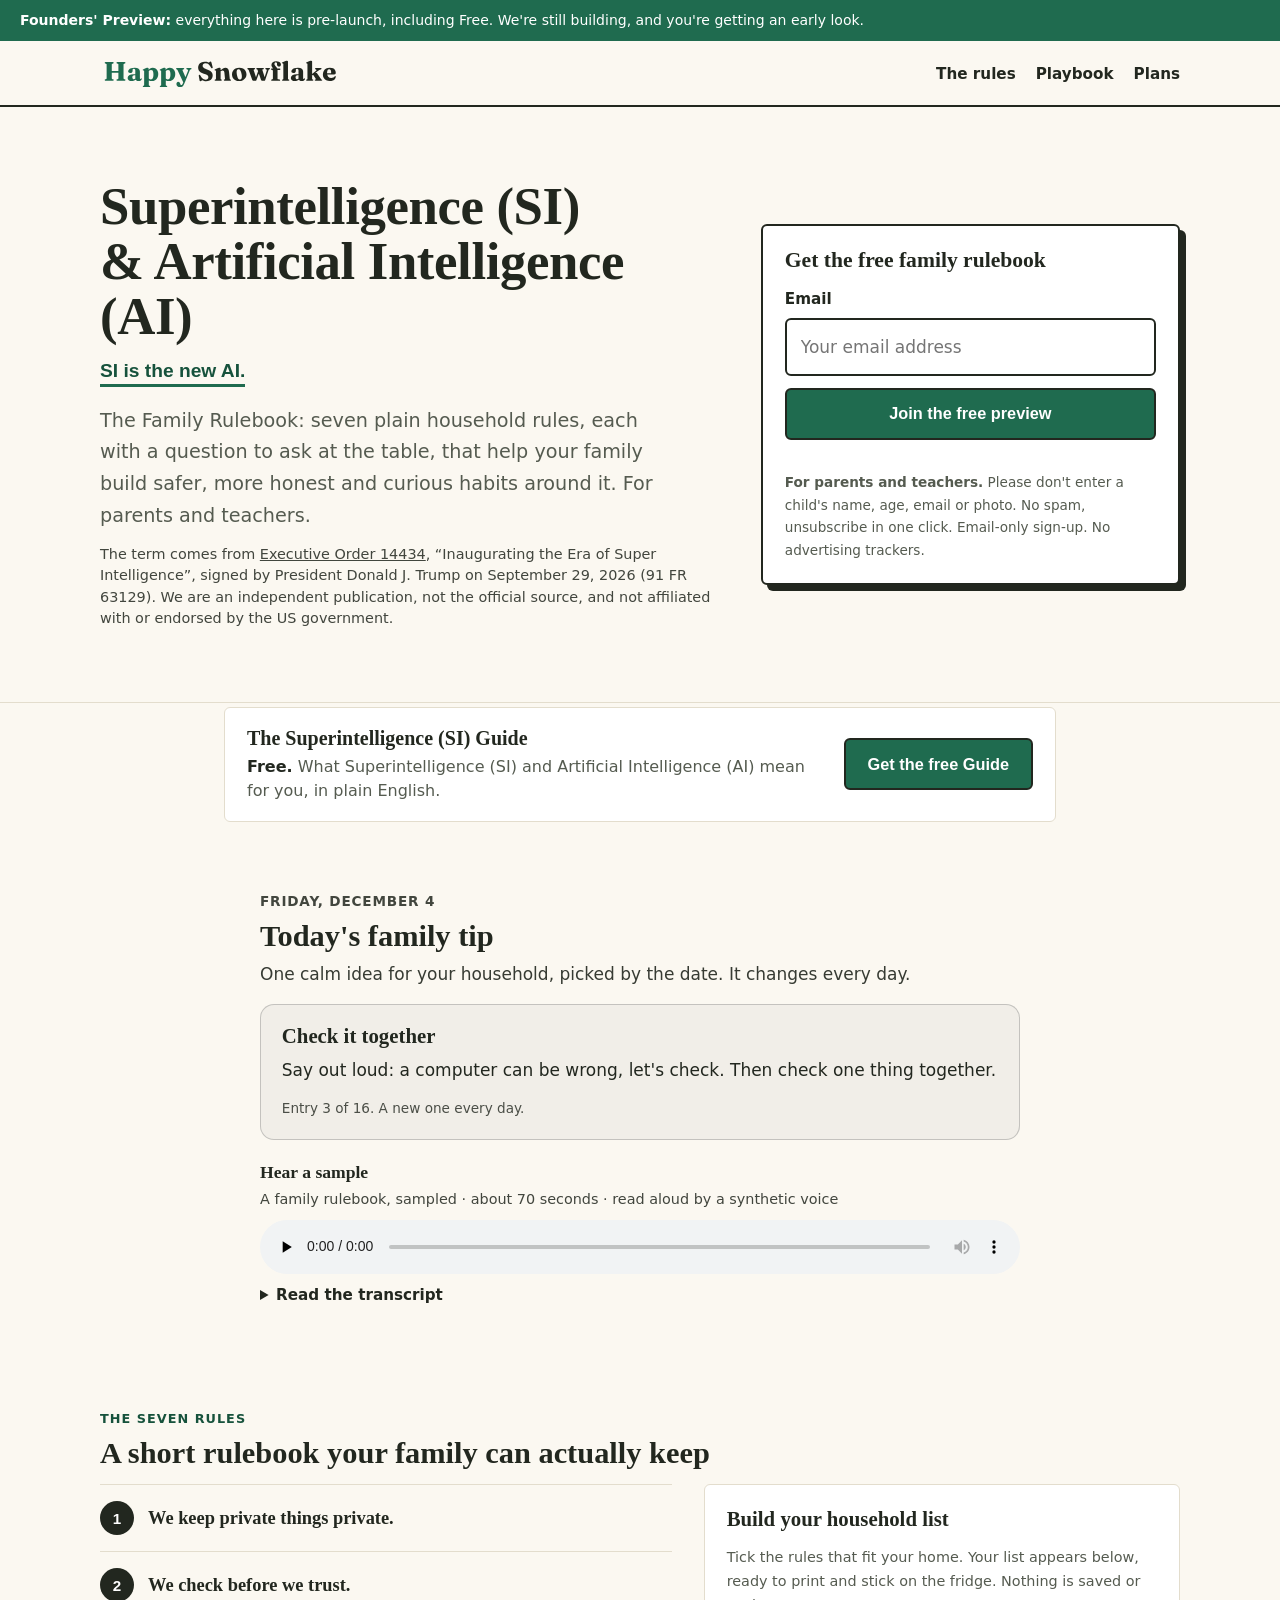
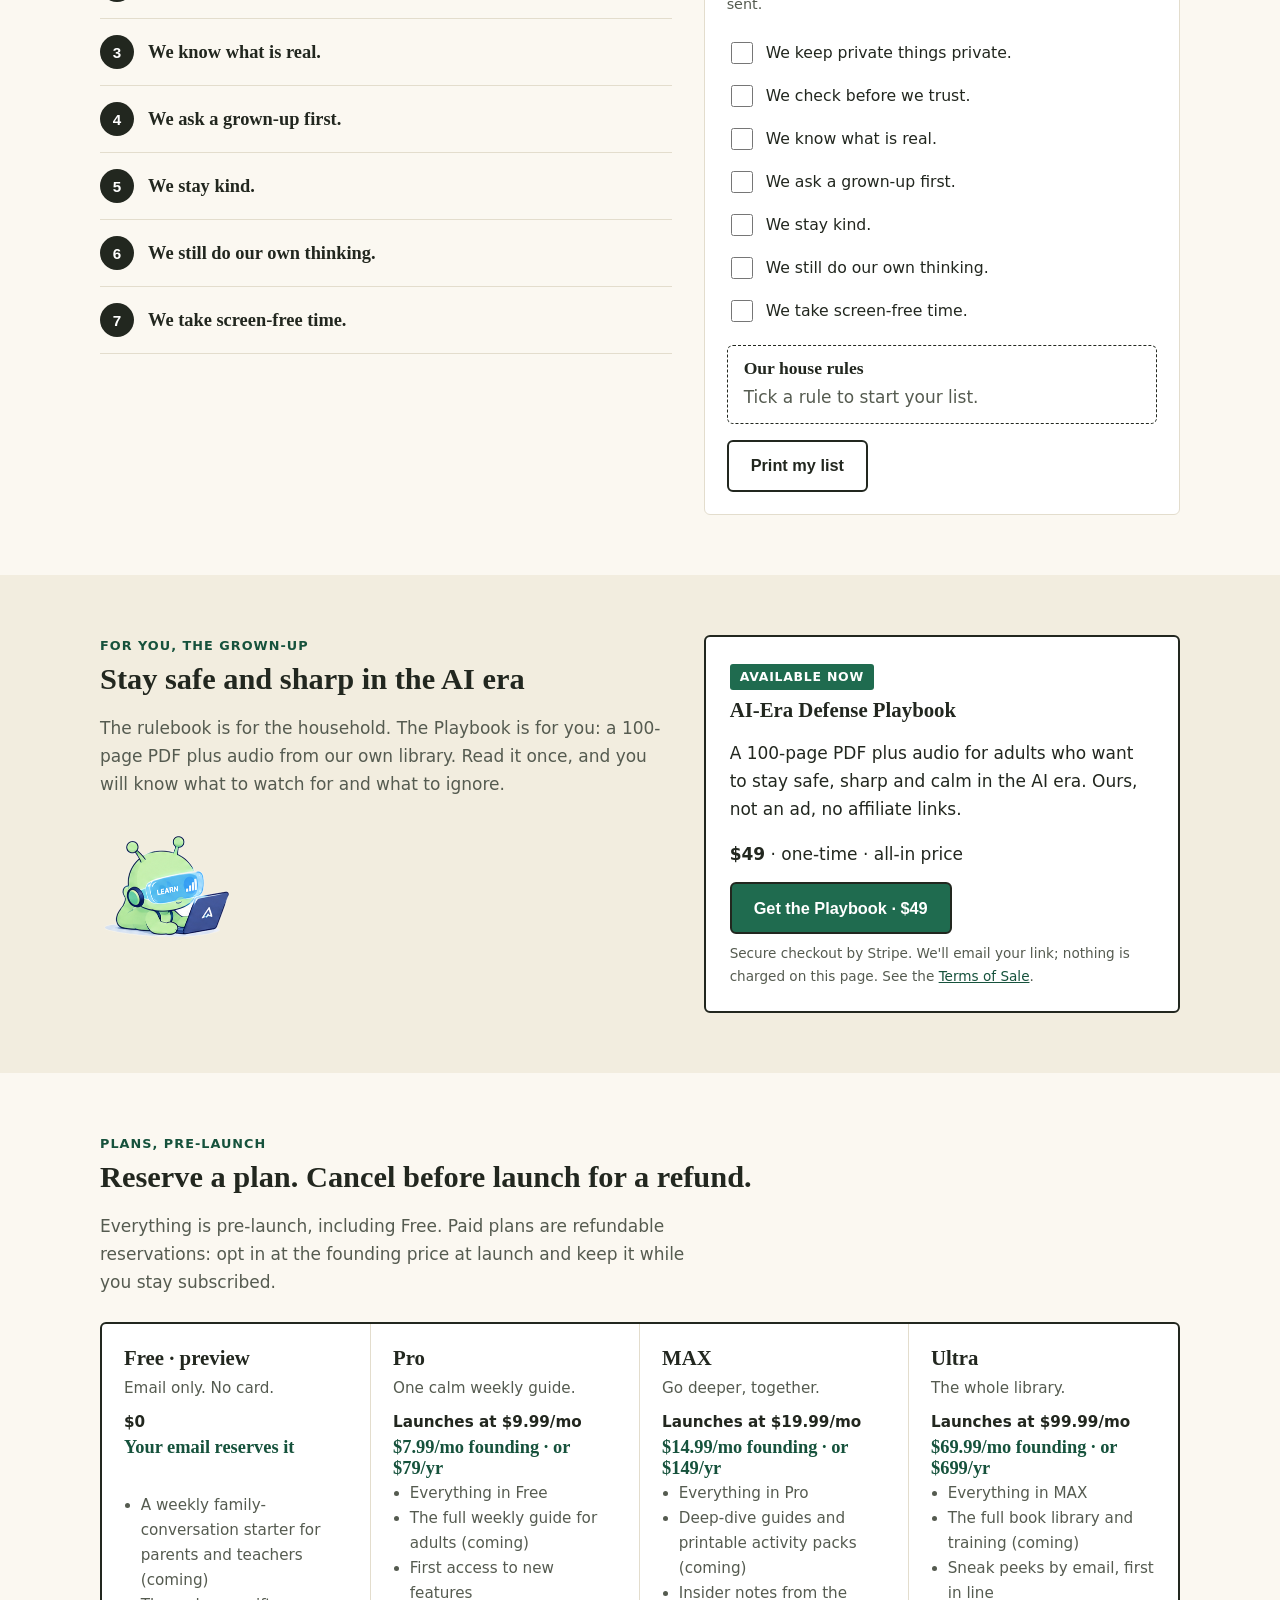
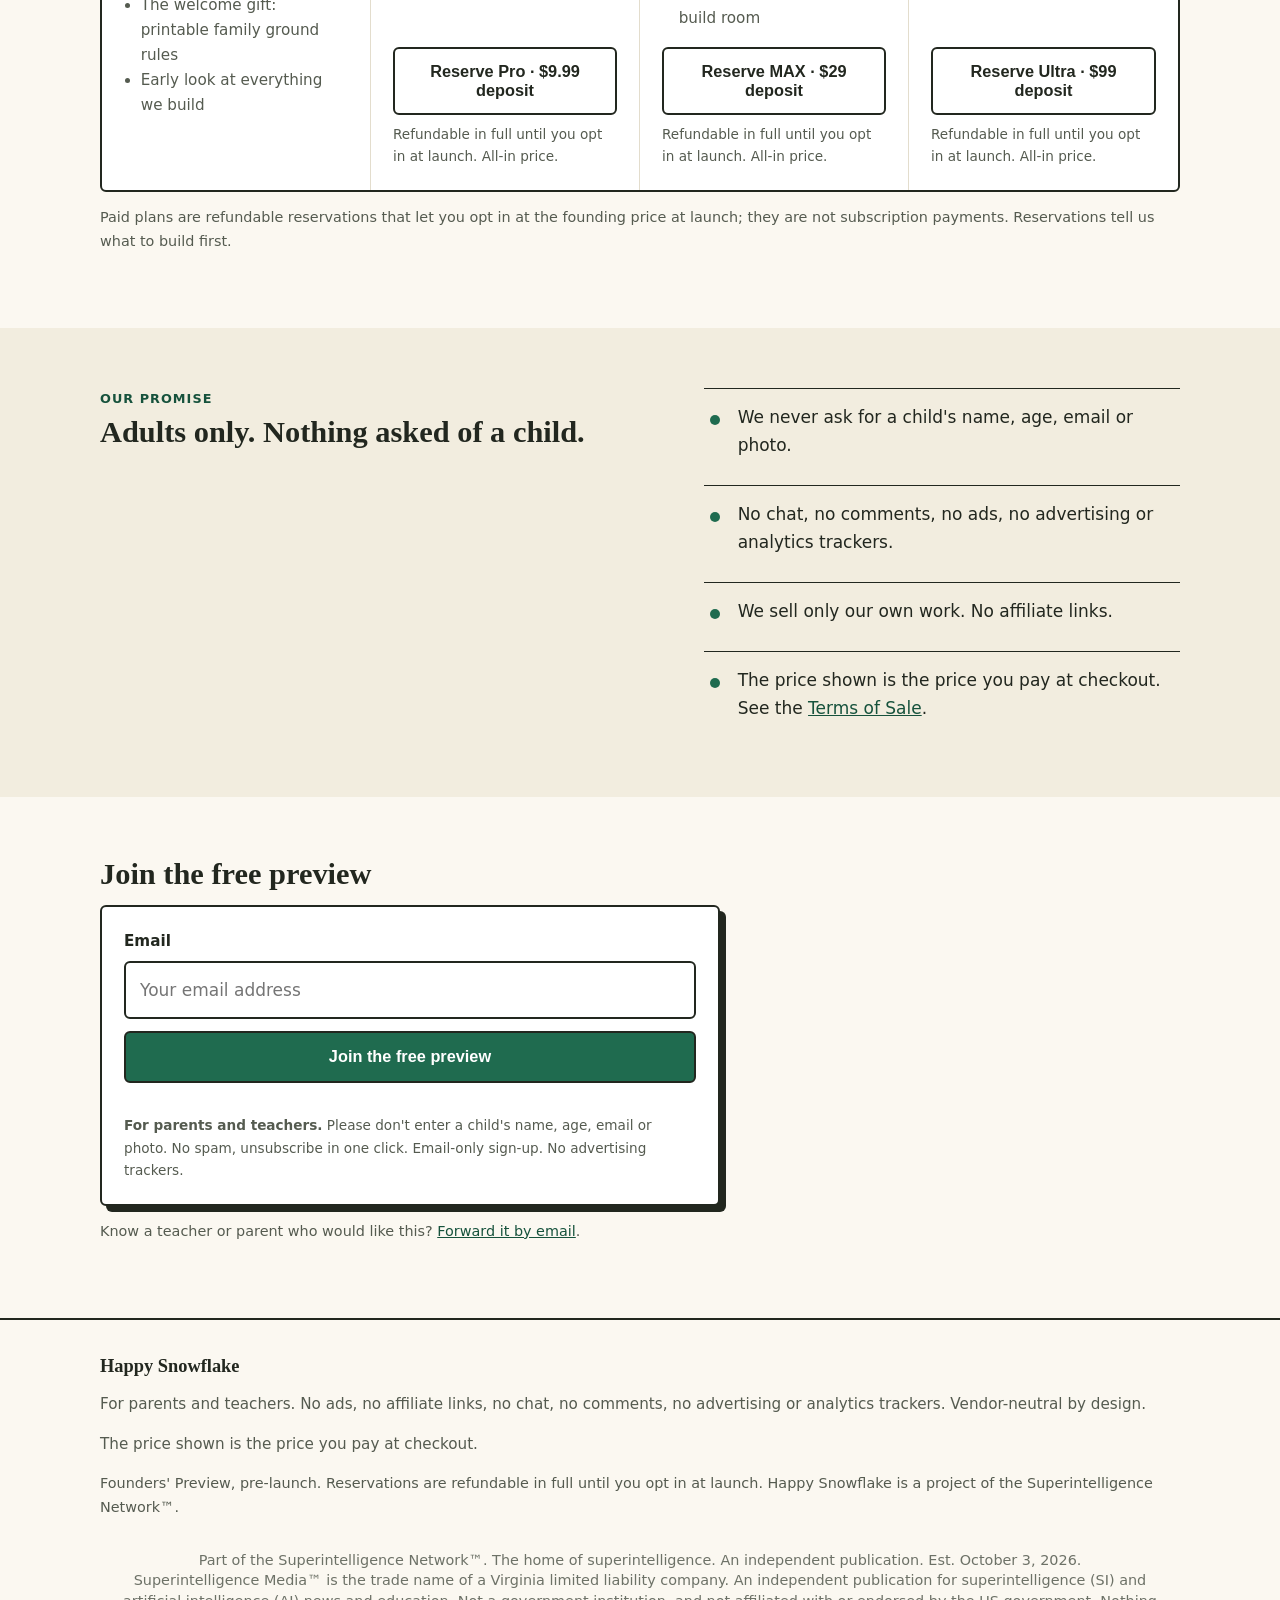
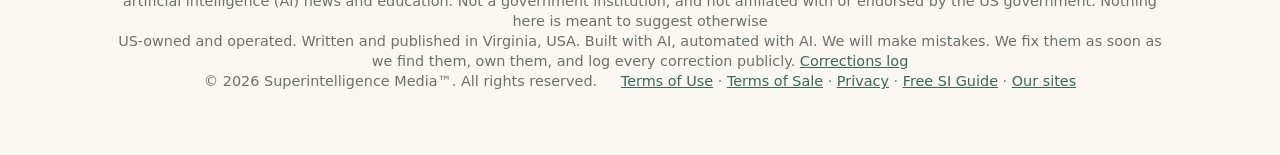
<file: index.html>
<!doctype html>
<html lang="en">
<head>
<meta charset="utf-8">
<meta name="robots" content="noai, noimageai">
<meta name="viewport" content="width=device-width, initial-scale=1">
<meta http-equiv="Content-Security-Policy" content="default-src 'none'; script-src 'self'; style-src 'self' https://fonts.googleapis.com; font-src https://fonts.gstatic.com; img-src 'self' data:; media-src 'self'; connect-src https://acp9reat3l.execute-api.us-east-1.amazonaws.com https://siagentsignal.com; form-action 'none'; base-uri 'none'; object-src 'none'; upgrade-insecure-requests; require-trusted-types-for 'script'; trusted-types 'none'">
<meta name="referrer" content="strict-origin-when-cross-origin">
<title>Happy Snowflake | Superintelligence (SI) &amp; Artificial Intelligence (AI): the Family Rulebook for parents</title>
<meta name="description" content="Superintelligence (SI), the next generation of artificial intelligence (AI): a calm, practical family rulebook for parents and teachers, plus our AI-Era Defense Playbook. Every child is unique, like a snowflake. Founders' Preview.">
<link rel="canonical" href="https://happysnowflake.com/">
<link rel="icon" type="image/svg+xml" href="assets/favicon.svg">
<meta property="og:type" content="website">
<meta property="og:site_name" content="Happy Snowflake">
<meta property="og:title" content="Happy Snowflake | Superintelligence (SI) & Artificial Intelligence (AI): the Family Rulebook">
<meta property="og:description" content="Superintelligence (SI), the next generation of artificial intelligence (AI): a calm, practical family rulebook for parents and teachers, plus our AI-Era Defense Playbook. Every child is unique, like a snowflake. Founders' Preview.">
<meta property="og:url" content="https://happysnowflake.com/">
<meta name="twitter:card" content="summary">
<meta name="theme-color" content="#FBF8F1">
<meta name="color-scheme" content="light">
<link rel="preconnect" href="https://fonts.googleapis.com">
<link rel="preconnect" href="https://fonts.gstatic.com" crossorigin>
<link href="https://fonts.googleapis.com/css2?family=Newsreader:opsz,wght@6..72,500;6..72,700;6..72,800&amp;family=Public+Sans:wght@400;500;600;700&amp;display=swap" rel="stylesheet">
<link rel="stylesheet" href="assets/app.css">
<script src="assets/app.js" defer></script>
<script type="application/ld+json">
{"@context":"https://schema.org","@graph":[
 {"@type":"Organization","name":"Happy Snowflake","url":"https://happysnowflake.com/","slogan":"SI is the new AI."},
 {"@type":"WebSite","name":"Happy Snowflake","url":"https://happysnowflake.com/","description":"Superintelligence (SI), the next generation of artificial intelligence (AI): a calm, practical family rulebook for parents and teachers, plus our AI-Era Defense Playbook. Every child is unique, like a snowflake. Founders' Preview."},
 {"@type":"Product","name":"AI-Era Defense Playbook","description":"100-page PDF plus audio.","brand":{"@type":"Brand","name":"Happy Snowflake"},"offers":{"@type":"Offer","price":"49.00","priceCurrency":"USD","availability":"https://schema.org/InStock"}}
]}
</script>
</head>
<body>
<a class="skip" href="#main">Skip to content</a>
<p class="preview-bar" role="note"><b>Founders' Preview:</b> everything here is pre-launch, including Free. We're still building, and you're getting an early look.</p>
<header class="top"><div class="wrap top-in">
  <a class="brand" href="./" aria-label="Happy Snowflake, home"><img class="brand-logo" id="logo" src="assets/logo.svg" width="240" height="38" alt="Happy Snowflake"></a>
  <nav aria-label="Page sections"><a href="#rules">The rules</a><a href="#playbook">Playbook</a><a href="#plans">Plans</a></nav>
</div></header>
<main id="main">
<section class="hero"><div class="wrap hero-grid">
  <div>
    <h1><span class="big">Superintelligence (SI)</span><span class="big">&amp; Artificial Intelligence (AI)</span></h1>
    <p class="isnew">SI is the new AI.</p>
    <p class="lede">The Family Rulebook: seven plain household rules, each with a question to ask at the table, that help your family build safer, more honest and curious habits around it. For parents and teachers.</p>
<p class="si-credit">The term comes from <a href="https://www.federalregister.gov/d/2026-20321" target="_blank" rel="noopener noreferrer" aria-label="Executive Order 14434 in the Federal Register (opens in a new tab)">Executive Order 14434</a>, “Inaugurating the Era of Super Intelligence”, signed by President Donald J. Trump on September 29, 2026 (91 FR 63129). We are an independent publication, not the official source, and not affiliated with or endorsed by the US government.</p>
  </div>
  <div class="join-card" id="join">
    <h2 class="card-h">Get the free family rulebook</h2>
    <form class="join js-join" novalidate>
  <label for="em1">Email</label>
  <div class="join-row">
    <input id="em1" name="email" type="email" autocomplete="email" inputmode="email" placeholder="Your email address" maxlength="254" required>
    <div class="hp" aria-hidden="true"><label>Leave this empty<input type="text" name="website" tabindex="-1" autocomplete="off"></label></div>
    <button class="btn" type="submit">Join the free preview</button>
  </div>
  <p class="err js-err" role="alert"></p>
  <p class="trust"><b>For parents and teachers.</b> Please don't enter a child's name, age, email or photo. No spam, unsubscribe in one click. Email-only sign-up. No advertising trackers.</p>
</form>
<div class="ok js-ok" hidden tabindex="-1" role="status">
  <h3>You're in the preview.</h3>
  <p>Check your inbox: we sent a link to confirm <b class="js-addr"></b>. Your welcome gift, a one-page printable of calm family ground rules for AI, arrives in that first email.</p>
</div>
  </div>
</div></section>

<aside class="sg" id="si-guide" aria-labelledby="sg-h"><div class="sg-card"><div class="sg-txt"><h2 id="sg-h">The Superintelligence (SI) Guide</h2><p><b>Free.</b> What Superintelligence (SI) and Artificial Intelligence (AI) mean for you, in plain English.</p></div><a class="btn sg-btn" href="https://siagentsignal.com/si/">Get the free Guide</a></div></aside>

<section class="today" id="today" aria-labelledby="today-h">
  <div class="today-in">
    <p class="today-kick" id="today-date">Today</p>
    <h2 id="today-h">Today&#x27;s family tip</h2>
    <p class="today-intro">One calm idea for your household, picked by the date. It changes every day.</p>
    <article class="today-card" aria-live="polite"><h3 id="today-t">Be curious first</h3><p id="today-b">Ask your child to show you one thing they made or asked an AI tool this week. Listen before you react.</p><p class="today-n" id="today-n">Entry 1 of 16. A new one every day.</p></article>
    <div class="today-audio"><h3>Hear a sample</h3><p class="today-aud-l">A family rulebook, sampled &middot; about 70 seconds &middot; read aloud by a synthetic voice</p><audio controls preload="none" src="assets/audio/sample.mp3"></audio><details><summary>Read the transcript</summary><p>Welcome to Happy Snowflake. Here is a small thought for your day.</p><p>Every child is unique, like a snowflake. No two learn, play, or grow in quite the same way.</p><p>When it comes to superintelligence and artificial intelligence, you do not need to be an expert. You only need a few calm rules the whole family can follow.</p><p>Rule one. Be curious together. Ask your child to show you what they are using, and listen before you decide anything.</p><p>Rule two. A computer can be wrong, so we check.</p><p>Rule three. Some things we never share, like passwords, full names, or where we live.</p><p>And rule four. Devices rest at night, and so do we.</p><p>That is the start of a family rulebook. Small, kind, and easy to remember.</p><p>This is a sample from our Founders&#x27; Preview, read by an artificial intelligence voice.</p></details></div>
  </div>
</section>


<section class="sec" id="rules"><div class="wrap">
  <p class="kicker">The seven rules</p>
  <h2>A short rulebook your family can actually keep</h2>
  <div class="two">
    <div><details class="rule"><summary><span class="n">1</span>We keep private things private.</summary><p>Names, school, address, photos and feelings stay out of any AI program. Adults decide what is safe to share.</p><p class="say">Ask: what is something about us that is nobody's business but ours?</p></details><details class="rule"><summary><span class="n">2</span>We check before we trust.</summary><p>AI can sound sure and be wrong. For anything that matters, we check a second source together.</p><p class="say">Ask: how could we check this together, with a book or a second source?</p></details><details class="rule"><summary><span class="n">3</span>We know what is real.</summary><p>Pictures, voices and videos can be made by a computer. We pause and ask a grown-up when something feels off.</p><p class="say">Ask: what clues tell us a picture or voice might be made by a computer?</p></details><details class="rule"><summary><span class="n">4</span>We ask a grown-up first.</summary><p>New apps and tools get a quick look from an adult before anyone uses them.</p><p class="say">Ask: which three things would you want me to look at first?</p></details><details class="rule"><summary><span class="n">5</span>We stay kind.</summary><p>We speak to people and programs the way we want to be spoken to. Kind habits stay ours.</p><p class="say">Ask: what is one kind thing we could say tomorrow?</p></details><details class="rule"><summary><span class="n">6</span>We still do our own thinking.</summary><p>AI can help us learn, but we try first, then compare. Our own ideas come first.</p><p class="say">Ask: what do you think first, before we look at any answer?</p></details><details class="rule"><summary><span class="n">7</span>We take screen-free time.</summary><p>Time outdoors, with books, and with each other is part of growing up smart.</p><p class="say">Ask: what would you like to do together with no screens this weekend?</p></details></div>
    <aside class="builder" aria-labelledby="bh">
      <h3 id="bh">Build your household list</h3>
      <p class="small">Tick the rules that fit your home. Your list appears below, ready to print and stick on the fridge. Nothing is saved or sent.</p>
      <ul class="chks"><li><label class="chk"><input type="checkbox" class="js-rule" value="We keep private things private."><span>We keep private things private.</span></label></li><li><label class="chk"><input type="checkbox" class="js-rule" value="We check before we trust."><span>We check before we trust.</span></label></li><li><label class="chk"><input type="checkbox" class="js-rule" value="We know what is real."><span>We know what is real.</span></label></li><li><label class="chk"><input type="checkbox" class="js-rule" value="We ask a grown-up first."><span>We ask a grown-up first.</span></label></li><li><label class="chk"><input type="checkbox" class="js-rule" value="We stay kind."><span>We stay kind.</span></label></li><li><label class="chk"><input type="checkbox" class="js-rule" value="We still do our own thinking."><span>We still do our own thinking.</span></label></li><li><label class="chk"><input type="checkbox" class="js-rule" value="We take screen-free time."><span>We take screen-free time.</span></label></li></ul>
      <div class="out" aria-live="polite"><p class="out-h">Our house rules</p><ol class="js-out"><li class="empty">Tick a rule to start your list.</li></ol></div>
      <button class="btn line js-print" type="button">Print my list</button>
    </aside>
  </div>
</div></section>

<section class="sec alt" id="playbook"><div class="wrap two">
  <div>
    <p class="kicker">For you, the grown-up</p>
    <h2>Stay safe and sharp in the AI era</h2>
    <p class="body">The rulebook is for the household. The Playbook is for you: a 100-page PDF plus audio from our own library. Read it once, and you will know what to watch for and what to ignore.</p>
    <img class="reader" src="assets/img/reader-green.png" width="134" height="111" alt="A flat green alien with two antennas lying down reading">
  </div>
  <div class="playbook">
  <p class="badge-now">Available now</p>
  <h3>AI-Era Defense Playbook</h3>
  <p>A 100-page PDF plus audio for adults who want to stay safe, sharp and calm in the AI era. Ours, not an ad, no affiliate links.</p>
  <p class="price-line"><b>$49</b> · one-time · all-in price</p>
  <button data-pay-url="https://buy.stripe.com/eVqcN45OB50a1e07Jc8Vi0v?client_reference_id=happysnowflake-com" class="btn js-pay" type="button" data-what="playbook">Get the Playbook · $49</button>
  <p class="pay-note js-note" role="status"></p>
  <p class="refund">Secure checkout by Stripe. We'll email your link; nothing is charged on this page. See the <a href="https://siagentsignal.com/terms-of-sale.html" target="_blank" rel="noopener">Terms of Sale</a>.</p>
</div>
</div></section>

<section class="sec" id="plans"><div class="wrap">
  <p class="kicker">Plans, pre-launch</p>
  <h2>Reserve a plan. Cancel before launch for a refund.</h2>
  <p class="body">Everything is pre-launch, including Free. Paid plans are refundable reservations: opt in at the founding price at launch and keep it while you stay subscribed.</p>
  <div class="tiers"><article class="tier tier-free"><h3>Free · preview</h3><p class="tag">Email only. No card.</p>
<p class="price">$0</p><p class="found">Your email reserves it</p><p class="save">&nbsp;</p><ul><li>A weekly family-conversation starter for parents and teachers (coming)</li><li>The welcome gift: printable family ground rules</li><li>Early look at everything we build</li></ul></article><article class="tier tier-pro"><h3>Pro</h3><p class="tag">One calm weekly guide.</p>
<p class="price">Launches at $9.99/mo</p><p class="found">$7.99/mo founding · or $79/yr</p><ul><li>Everything in Free</li><li>The full weekly guide for adults (coming)</li><li>First access to new features</li></ul><button data-pay-url="https://buy.stripe.com/3cI9ASfpb64e4qc3sW8Vi0w?client_reference_id=happysnowflake-com" class="btn line js-pay" type="button" data-what="pro">Reserve Pro · $9.99 deposit</button><p class="pay-note js-note" role="status"></p><p class="refund">Refundable in full until you opt in at launch. All-in price.</p></article><article class="tier tier-max"><h3>MAX</h3><p class="tag">Go deeper, together.</p>
<p class="price">Launches at $19.99/mo</p><p class="found">$14.99/mo founding · or $149/yr</p><ul><li>Everything in Pro</li><li>Deep-dive guides and printable activity packs (coming)</li><li>Insider notes from the build room</li></ul><button data-pay-url="https://buy.stripe.com/4gMbJ0dh3gISaOA1kO8Vi0x?client_reference_id=happysnowflake-com" class="btn line js-pay" type="button" data-what="max">Reserve MAX · $29 deposit</button><p class="pay-note js-note" role="status"></p><p class="refund">Refundable in full until you opt in at launch. All-in price.</p></article><article class="tier tier-ultra"><h3>Ultra</h3><p class="tag">The whole library.</p>
<p class="price">Launches at $99.99/mo</p><p class="found">$69.99/mo founding · or $699/yr</p><ul><li>Everything in MAX</li><li>The full book library and training (coming)</li><li>Sneak peeks by email, first in line</li></ul><button data-pay-url="https://buy.stripe.com/4gMfZggtf8cme0Me7A8Vi0y?client_reference_id=happysnowflake-com" class="btn line js-pay" type="button" data-what="ultra">Reserve Ultra · $99 deposit</button><p class="pay-note js-note" role="status"></p><p class="refund">Refundable in full until you opt in at launch. All-in price.</p></article></div>
  <p class="small">Paid plans are refundable reservations that let you opt in at the founding price at launch; they are not subscription payments. Reservations tell us what to build first.</p>
</div></section>

<section class="sec alt"><div class="wrap two">
  <div>
    <p class="kicker">Our promise</p>
    <h2>Adults only. Nothing asked of a child.</h2>
  </div>
  <ul class="promise">
    <li>We never ask for a child's name, age, email or photo.</li>
    <li>No chat, no comments, no ads, no advertising or analytics trackers.</li>
    <li>We sell only our own work. No affiliate links.</li>
    <li>The price shown is the price you pay at checkout. See the <a href="https://siagentsignal.com/terms-of-sale.html" target="_blank" rel="noopener">Terms of Sale</a>.</li>
  </ul>
</div></section>

<section class="sec final"><div class="wrap"><div class="final-in">
  <h2>Join the free preview</h2>
  <div class="join-card"><form class="join js-join" novalidate>
  <label for="em2">Email</label>
  <div class="join-row">
    <input id="em2" name="email" type="email" autocomplete="email" inputmode="email" placeholder="Your email address" maxlength="254" required>
    <div class="hp" aria-hidden="true"><label>Leave this empty<input type="text" name="website" tabindex="-1" autocomplete="off"></label></div>
    <button class="btn" type="submit">Join the free preview</button>
  </div>
  <p class="err js-err" role="alert"></p>
  <p class="trust"><b>For parents and teachers.</b> Please don't enter a child's name, age, email or photo. No spam, unsubscribe in one click. Email-only sign-up. No advertising trackers.</p>
</form>
<div class="ok js-ok" hidden tabindex="-1" role="status">
  <h3>You're in the preview.</h3>
  <p>Check your inbox: we sent a link to confirm <b class="js-addr"></b>. Your welcome gift, a one-page printable of calm family ground rules for AI, arrives in that first email.</p>
</div></div>
  <p class="fwd small">Know a teacher or parent who would like this? <a href="mailto:?subject=A%20calm%20family%20rulebook%20for%20AI&amp;body=Happy%20Snowflake%20is%20building%20a%20calm%20family%20rulebook%20for%20superintelligence%20(SI)%20and%20artificial%20intelligence%20(AI).%20Free%20preview%3A%20https%3A%2F%2Fhappysnowflake.com%2F">Forward it by email</a>.</p>
</div></div></section>
</main>
<footer class="foot">
  <div class="wrap">
    <p class="foot-brand">Happy Snowflake</p>
    <p>For parents and teachers. No ads, no affiliate links, no chat, no comments, no advertising or analytics trackers. Vendor-neutral by design.</p>
    <p>The price shown is the price you pay at checkout.</p>
    <p class="small">Founders' Preview, pre-launch. Reservations are refundable in full until you opt in at launch. Happy Snowflake is a project of the Superintelligence Network™.</p>
  </div>
<p class="trade-name"><span>Part of the Superintelligence Network™. The home of superintelligence. An independent publication. Est. October 3, 2026.</span> <span>Superintelligence Media™ is the trade name of a Virginia limited liability company. An independent publication for superintelligence (SI) and artificial intelligence (AI) news and education. Not a government institution, and not affiliated with or endorsed by the US government. Nothing here is meant to suggest otherwise</span> <span>US-owned and operated. Written and published in Virginia, USA. Built with AI, automated with AI. We will make mistakes. We fix them as soon as we find them, own them, and log every correction publicly. <a href="https://siagentsignal.com/corrections.html" target="_blank" rel="noopener">Corrections log</a></span> <span>© 2026 Superintelligence Media™. All rights reserved.</span> <span><a href="https://siagentsignal.com/terms.html" target="_blank" rel="noopener">Terms of Use</a> &middot; <a href="https://siagentsignal.com/terms-of-sale.html" target="_blank" rel="noopener">Terms of Sale</a> &middot; <a href="https://siagentsignal.com/privacy.html" target="_blank" rel="noopener">Privacy</a> &middot; <a href="https://siagentsignal.com/si/">Free SI Guide</a> &middot; <a href="https://siagentsignal.com/network.html">Our sites</a></span></p>
<!-- hours-saved:start --><div data-hours-saved="footer"></div><!-- hours-saved:end -->
</footer>
<script src="assets/today.js" defer></script>
<script src="assets/counter.js?v=ae956345" defer></script><!-- hours-saved:script -->
</body>
</html>
</file>
<file: assets/app.css>
/* Contender B: "The Rulebook". Warm paper, left-aligned editorial, numbered rules, one forest-green accent. */
:root{--bg:#FBF8F1;--ink:#22271F;--mute:#555B50;--line:#E3DDCD;--card:#fff;--alt:#F2EDDF;--acc:#1F6B4F;--acc-d:#16523C;--r:6px}
*{box-sizing:border-box}
body{margin:0;background:var(--bg);color:var(--ink);font:400 1.0625rem/1.65 "Public Sans",system-ui,-apple-system,"Segoe UI",sans-serif;-webkit-text-size-adjust:100%}
.wrap{max-width:1120px;margin:0 auto;padding:0 20px}
.skip{position:absolute;left:-999px;top:0;background:var(--ink);color:#fff;padding:10px 14px;z-index:9}.skip:focus{left:8px;top:8px}
a{color:var(--acc-d)}
:focus-visible{outline:3px solid var(--acc);outline-offset:3px}
.preview-bar{margin:0;background:var(--acc);color:#fff;text-align:left;font-size:.875rem;padding:9px 20px}
.top{border-bottom:2px solid var(--ink)}
.top-in{display:flex;align-items:center;justify-content:space-between;gap:12px;min-height:64px;flex-wrap:wrap}
.brand{display:flex;align-items:center;gap:10px;text-decoration:none;color:var(--ink);font:800 1.2rem Newsreader,Georgia,serif}
.logo-mark{color:var(--acc)}
nav a{margin-left:20px;text-decoration:none;font-weight:600;font-size:.95rem;color:var(--ink)}nav a:hover{text-decoration:underline}
.hero{padding:44px 0 56px;border-bottom:1px solid var(--line)}
.hero-grid{display:grid;gap:32px}
h1{margin:0;font-family:Newsreader,Georgia,serif;font-weight:800;line-height:1.04;letter-spacing:-.015em}
h1 .big{display:block;font-size:clamp(1.9rem,8vw,3.3rem)}
.isnew{margin:16px 0 0;display:inline-block;font:700 1.2rem "Public Sans",sans-serif;color:var(--acc-d);border-bottom:3px solid var(--acc);padding-bottom:2px}
.lede{font-size:1.2rem;max-width:30em;color:var(--mute);margin:18px 0 0}
.kicker{margin:0 0 6px;font-weight:700;letter-spacing:.08em;text-transform:uppercase;font-size:.8rem;color:var(--acc-d)}
h2{font:700 1.9rem/1.15 Newsreader,Georgia,serif;margin:0 0 14px}
h3{font:700 1.3rem Newsreader,Georgia,serif;margin:0 0 6px}
.card-h{font-size:1.35rem}
.sec{padding:60px 0}.alt{background:var(--alt)}
.two{display:grid;gap:32px}
.body{color:var(--mute);max-width:36em}.small{font-size:.9rem;color:var(--mute)}
.join-card{background:var(--card);border:2px solid var(--ink);border-radius:var(--r);padding:22px;box-shadow:6px 6px 0 var(--ink)}
.join label:first-child{display:block;font-weight:600;margin-bottom:6px;font-size:.95rem}
.join-row{display:flex;flex-direction:column;gap:12px}
input[type=email]{width:100%;font:inherit;padding:13px 14px;border:2px solid var(--ink);border-radius:var(--r);background:#fff;color:var(--ink);min-height:52px}
input[type=email]:focus{outline:3px solid var(--acc);outline-offset:1px}
input[aria-invalid=true]{border-color:#B42318}
.hp{position:absolute;left:-9999px;width:1px;height:1px;overflow:hidden}
.btn{font:700 1.02rem "Public Sans",sans-serif;background:var(--acc);color:#fff;border:2px solid var(--ink);border-radius:var(--r);padding:13px 22px;min-height:52px;cursor:pointer}
.btn:hover{background:var(--acc-d)}.btn:disabled{opacity:.6;cursor:wait}
.btn.line{background:#fff;color:var(--ink)}.btn.line:hover{background:var(--alt)}
.err{color:#B42318;min-height:1.2em;margin:8px 0 0;font-size:.92rem}
.trust{font-size:.85rem;color:var(--mute);margin:6px 0 0}
.ok{background:#fff;border:2px solid var(--acc);border-radius:var(--r);padding:20px}
.rule{border-top:1px solid var(--line);padding:2px 0}.rule:last-child{border-bottom:1px solid var(--line)}
.rule summary{cursor:pointer;list-style:none;display:flex;align-items:center;gap:14px;padding:14px 0;font:700 1.15rem Newsreader,Georgia,serif;min-height:48px}
.rule summary::-webkit-details-marker{display:none}
.rule .n{flex:none;width:34px;height:34px;border-radius:50%;background:var(--ink);color:#fff;display:grid;place-items:center;font:700 .95rem "Public Sans",sans-serif}
.rule[open] .n{background:var(--acc)}
.rule p{margin:0 0 10px 48px;color:var(--mute)}.rule .say{font-weight:600;color:var(--ink);margin-bottom:14px}.fwd{margin-top:14px}
.builder{background:#fff;border:1px solid var(--line);border-radius:var(--r);padding:22px;align-self:start}
.chks{list-style:none;margin:12px 0;padding:0}
.chk{display:flex;gap:10px;align-items:flex-start;padding:8px 0;cursor:pointer;font-size:.98rem}
.chk input{width:22px;height:22px;margin-top:2px;accent-color:var(--acc);flex:none}
.out{border:1px dashed var(--ink);border-radius:var(--r);padding:12px 16px;margin:12px 0 16px}
.out-h{margin:0 0 4px;font:700 1.1rem Newsreader,Georgia,serif}.out ol{margin:0;padding-left:1.2em}.out .empty{list-style:none;margin-left:-1.2em;color:var(--mute)}
.reader{margin-top:16px;height:auto}
.playbook{background:#fff;border:2px solid var(--ink);border-radius:var(--r);padding:24px;align-self:start}
.badge-now{display:inline-block;margin:0 0 8px;font-size:.78rem;font-weight:700;letter-spacing:.06em;text-transform:uppercase;color:#fff;background:var(--acc);padding:3px 10px;border-radius:3px}
.price-line{margin:6px 0 14px}
.refund,.pay-note{font-size:.85rem;color:var(--mute);margin:8px 0 0}.pay-note{color:var(--ink);font-weight:600}.pay-note:empty{display:none}
.tiers{display:grid;gap:0;margin-top:26px;grid-template-columns:1fr;border:2px solid var(--ink);border-radius:var(--r);background:#fff}
.tier{padding:22px;display:flex;flex-direction:column;border-bottom:1px solid var(--line)}.tier:last-child{border-bottom:0}
.tier .tag{margin:0 0 8px;color:var(--mute);font-size:.95rem}.tier .price{margin:0;font-weight:700;font-size:.95rem}
.tier .found{margin:2px 0;font:700 1.15rem Newsreader,Georgia,serif;color:var(--acc-d)}.tier .save{margin:0 0 10px;font-size:.88rem;color:var(--mute)}
.tier ul{padding-left:1.1em;margin:0 0 16px;color:var(--mute);font-size:.95rem;flex:1}
.promise{list-style:none;padding:0;margin:0;display:grid;gap:12px}
.promise li{padding:14px 0 14px 34px;border-top:1px solid var(--ink);position:relative;font-weight:500}
.promise li::before{content:"";position:absolute;left:6px;top:26px;width:10px;height:10px;border-radius:50%;background:var(--acc)}
.final-in{max-width:620px}
.foot{border-top:2px solid var(--ink);padding:36px 0;color:var(--mute);font-size:.95rem}.foot-brand{font:800 1.15rem Newsreader,Georgia,serif;color:var(--ink);margin:0 0 6px}
@media(min-width:760px){.hero-grid{grid-template-columns:1.5fr 1fr;align-items:center}.two{grid-template-columns:1.2fr 1fr}
 .tiers{grid-template-columns:repeat(4,1fr)}.tier{border-bottom:0;border-right:1px solid var(--line)}.tier:last-child{border-right:0}.hero{padding:72px 0}}
@media print{.preview-bar,.top,.hero,.sec:not(#rules),.foot,.js-print,.builder .small,.chks,.rule{display:none!important}.builder{border:0}.out{border:0}.out ol{font-size:1.4rem}}
@media(prefers-reduced-motion:reduce){*{transition:none!important;animation:none!important}}
/* "Today" section + narrated sample (generated by build_parked.py; colours inherit from the site) */
.today{padding:2.5rem 0}
.today-in{width:min(760px,100% - 32px);margin-inline:auto}
.today-kick{margin:0 0 .4rem;font-size:.85rem;font-weight:700;letter-spacing:.06em;text-transform:uppercase;opacity:.85}
.today-in h2{margin:0 0 .4rem}
.today-intro{margin:0 0 1rem;opacity:.9}
.today-card{padding:1.2rem 1.3rem;border:1px solid rgba(127,127,127,.4);border-radius:14px;background:rgba(127,127,127,.08);overflow-wrap:anywhere}
.today-card h3{margin:0 0 .5rem;font-size:1.3rem}
.today-card p{margin:0}
.today-card .today-n{margin-top:.8rem;font-size:.85rem;opacity:.8}
.today-audio{margin-top:1.4rem}
.today-audio h3{margin:0 0 .3rem;font-size:1.1rem}
.today-aud-l{margin:0 0 .5rem;font-size:.9rem;opacity:.85}
.today-audio audio,.sample audio{display:block;width:100%;max-width:100%}
.today-audio details,.sample details{margin-top:.6rem;font-size:.95rem}
.today-audio summary,.sample summary{cursor:pointer;font-weight:600}
.today-audio details p,.sample details p{margin:.5rem 0 0}
.sample{display:block}
.sample .lab{display:inline-block;margin-bottom:.3rem}

/* placeholder logo slot (see README) */
a.brand img.brand-logo,a.logo img.brand-logo,img.brand-logo{display:block;height:38px;width:auto;max-width:100%}
.trade-name span{display:inline-block;margin:0 .6rem}.trade-name{max-width:70rem;margin:0 auto;padding:1rem 16px 1.75rem;font-size:.9rem;line-height:1.4;text-align:center;color:inherit;opacity:.85;grid-column:1/-1}

/* legal-ae: the credit line beside the first SI mention (pick B; shared snippet, _gen/legal_ae.py) */
.si-credit{margin:.75rem 0 0;font-size:.9rem;line-height:1.5;color:inherit;opacity:.85;text-align:inherit}.si-credit a{color:inherit;text-decoration:underline}

/* si-guide: the free Superintelligence (SI) Guide card (shared snippet, _gen/si_guide.py) */
.sg{padding:4px 0 28px}.sg-card{display:flex;flex-wrap:wrap;align-items:center;justify-content:space-between;gap:14px 22px;box-sizing:border-box;width:min(100% - 32px,52rem);margin:0 auto;padding:18px 22px;background:var(--card);border:1px solid var(--line);border-radius:var(--r);text-align:left}.sg-txt{flex:1 1 17rem;min-width:0}.sg-card h2{margin:0 0 4px;font:700 1.25rem/1.25 Newsreader,Georgia,serif;letter-spacing:0;text-transform:none;max-width:none;color:var(--ink)}.sg-card p{margin:0;font-size:1rem;line-height:1.5;color:var(--mute)}.sg-card p b{color:var(--ink)}.sg .btn.sg-btn{display:inline-flex;align-items:center;justify-content:center;flex:none;width:auto;text-decoration:none;text-align:center;white-space:normal}.sg .btn.sg-btn,.sg .btn.sg-btn:hover{color:#fff}@media (max-width:520px){.sg-card{padding:16px}.sg .btn.sg-btn{width:100%}}
</file>
